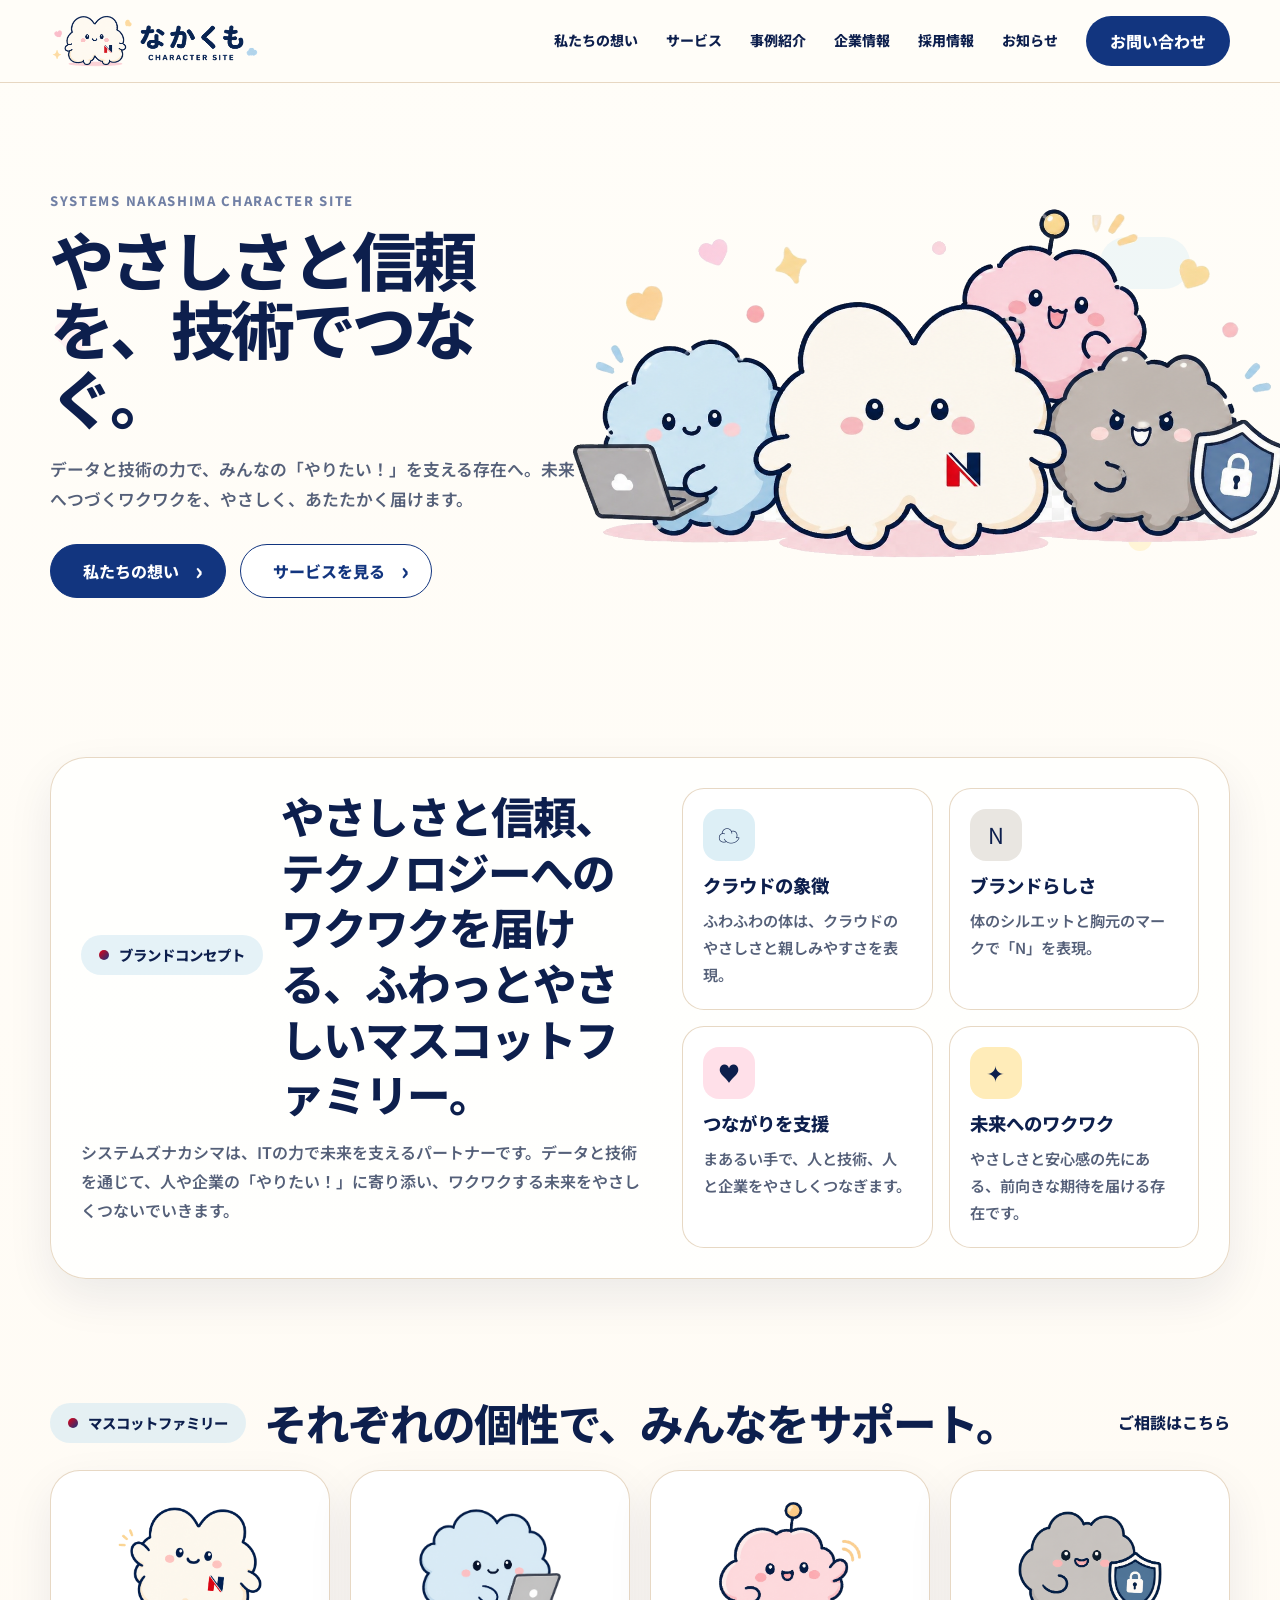
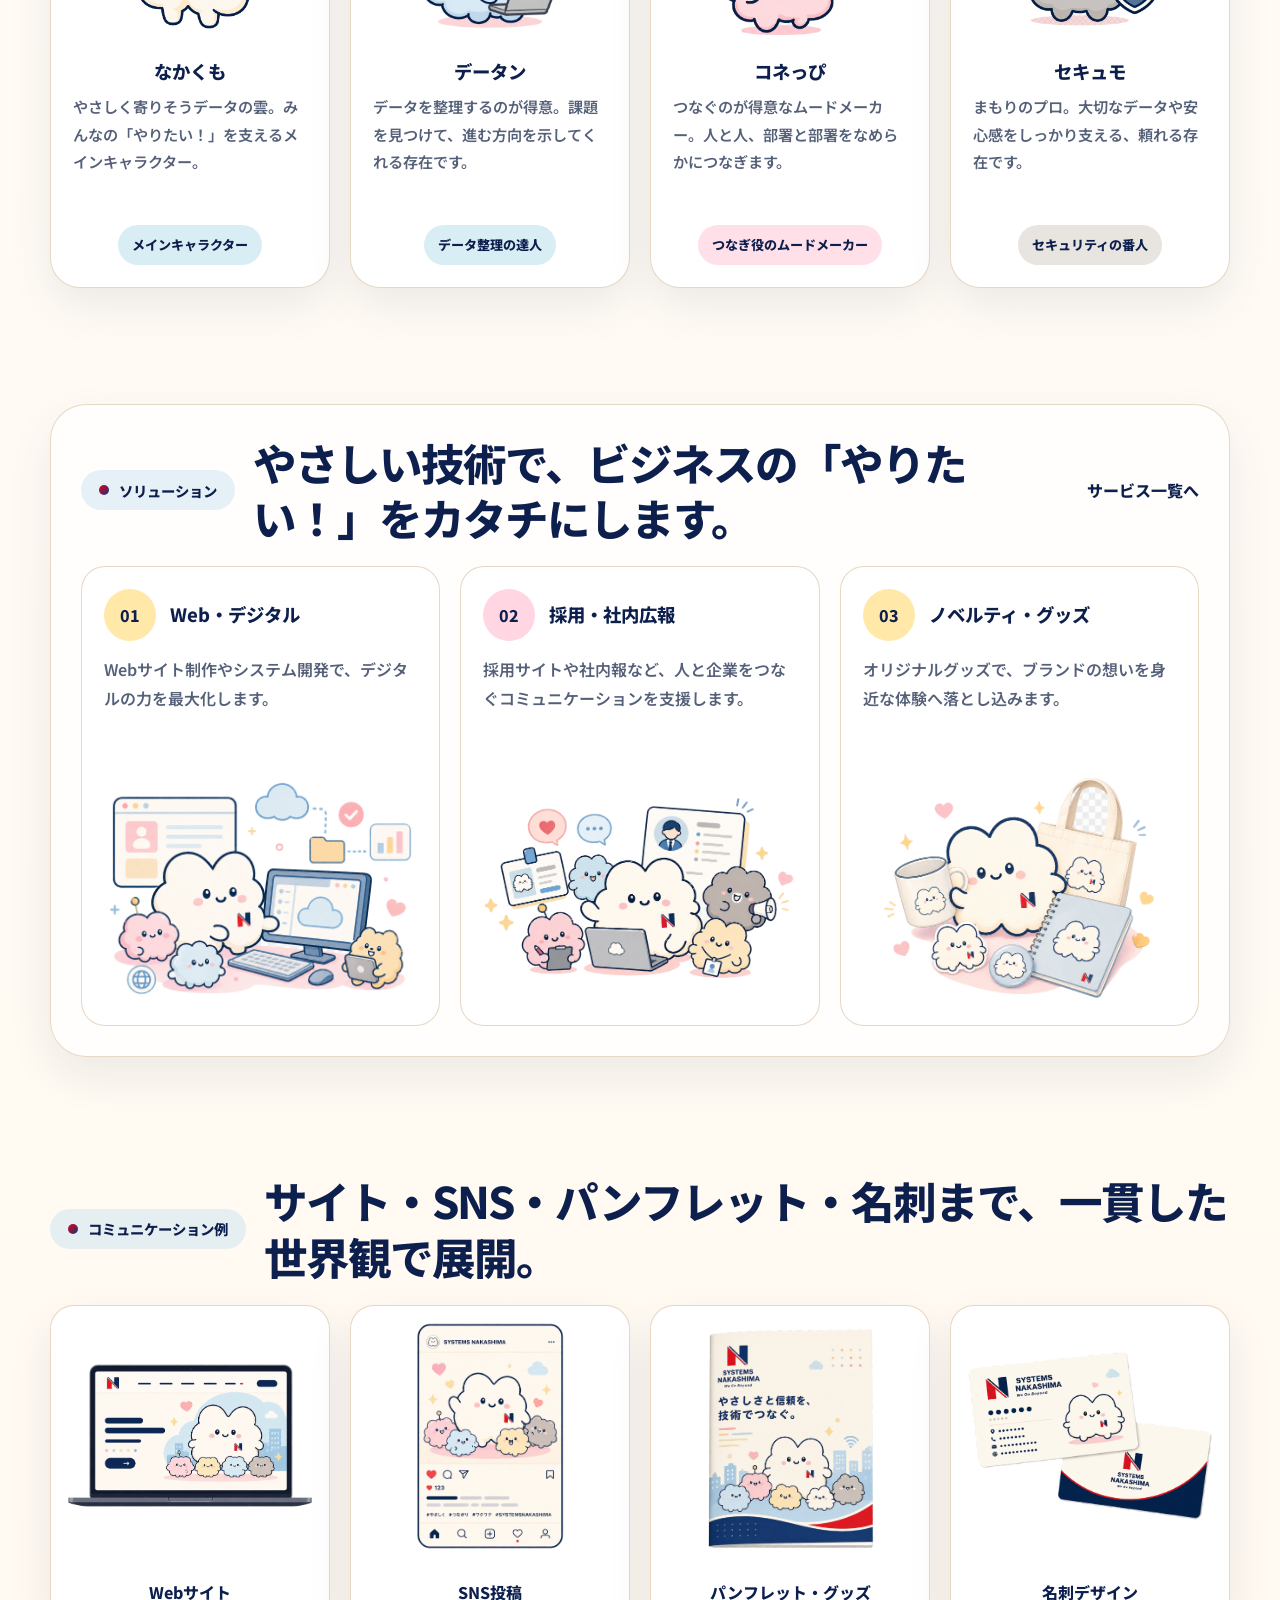
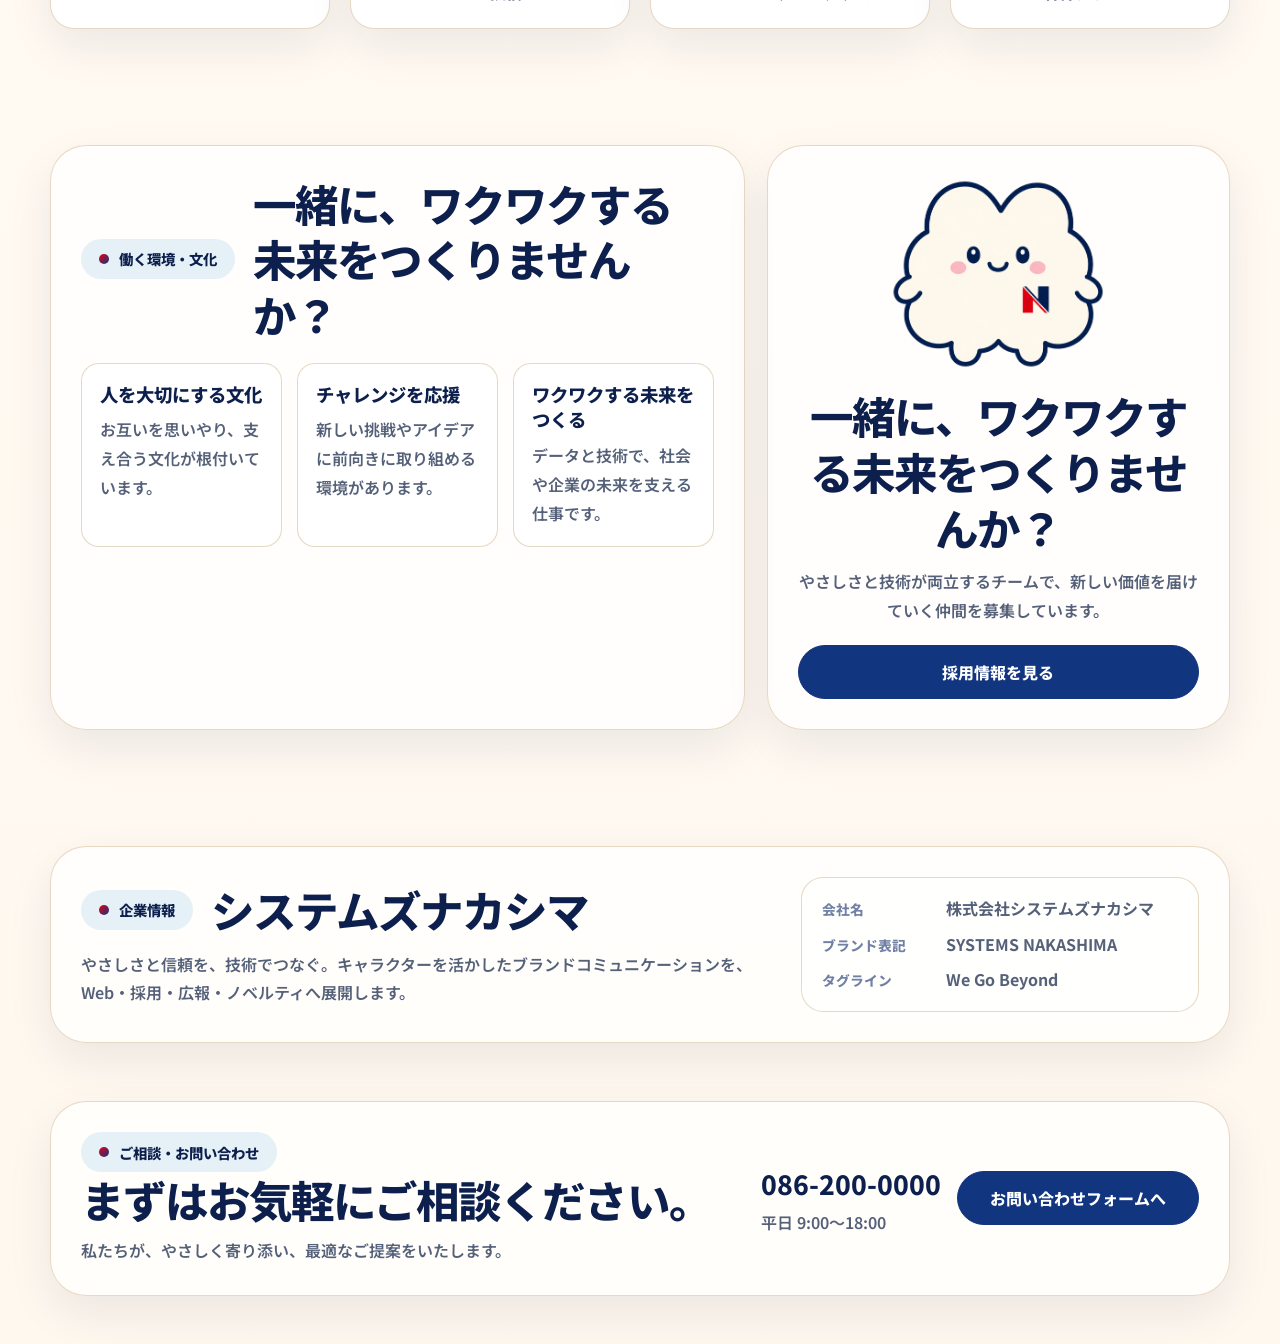
<file: index.html>
<!DOCTYPE html>
<html lang="ja">
<head>
  <meta charset="UTF-8" />
  <meta name="viewport" content="width=device-width, initial-scale=1.0" />
  <title>なかくも｜システムズナカシマ キャラクターサイト</title>
  <meta name="description" content="システムズナカシマのキャラクターサイト。やさしさと信頼を、技術でつなぐマスコットファミリー「なかくも」たちの世界観を紹介します。">
  <link rel="canonical" href="https://nakakumo.vercel.app/">

  <meta property="og:type" content="website">
  <meta property="og:site_name" content="なかくも CHARACTER SITE">
  <meta property="og:title" content="なかくも｜システムズナカシマ キャラクターサイト">
  <meta property="og:description" content="やさしさと信頼を、技術でつなぐ。システムズナカシマのマスコットファミリー「なかくも」たちのキャラクターサイト。">
  <meta property="og:url" content="https://nakakumo.vercel.app/">
  <meta property="og:image" content="https://nakakumo.vercel.app/ogp.png">
  <meta property="og:image:secure_url" content="https://nakakumo.vercel.app/ogp.png">
  <meta property="og:image:width" content="1200">
  <meta property="og:image:height" content="630">
  <meta property="og:image:type" content="image/png">

  <meta name="twitter:card" content="summary_large_image">
  <meta name="twitter:title" content="なかくも｜システムズナカシマ キャラクターサイト">
  <meta name="twitter:description" content="やさしさと信頼を、技術でつなぐ。システムズナカシマのマスコットファミリー「なかくも」たちのキャラクターサイト。">
  <meta name="twitter:image" content="https://nakakumo.vercel.app/ogp.png">

  <link rel="preconnect" href="https://fonts.googleapis.com">
  <link rel="preconnect" href="https://fonts.gstatic.com" crossorigin>
  <link href="https://fonts.googleapis.com/css2?family=Noto+Sans+JP:wght@400;500;700;800&display=swap" rel="stylesheet">
  <link rel="stylesheet" href="styles.css" />
</head>
<body>
  <div class="site-bg"></div>

  <header class="site-header">
    <div class="container header-inner">
      <a href="#top" class="brand brand-mascot">
        <img src="logo.png" alt="なかくも CHARACTER SITE" />
      </a>

      <button class="menu-toggle" id="menuToggle" aria-label="メニューを開く" aria-expanded="false">☰</button>

      <nav class="global-nav" id="globalNav">
        <a href="#about">私たちの想い</a>
        <a href="#services">サービス</a>
        <a href="#examples">事例紹介</a>
        <a href="#company">企業情報</a>
        <a href="#recruit">採用情報</a>
        <a href="#news">お知らせ</a>
      </nav>

      <a class="header-cta" href="#contact">お問い合わせ</a>
    </div>
  </header>

  <main id="top">
    <section class="hero section hero-integrated">
      <div class="container hero-grid">
        <div class="hero-copy">
          <p class="eyebrow">SYSTEMS NAKASHIMA CHARACTER SITE</p>
          <h1>やさしさと信頼を、技術でつなぐ。</h1>
          <p class="lead">データと技術の力で、みんなの「やりたい！」を支える存在へ。未来へつづくワクワクを、やさしく、あたたかく届けます。</p>
          <div class="hero-actions">
            <a class="btn btn-primary" href="#about">私たちの想い</a>
            <a class="btn btn-secondary" href="#services">サービスを見る</a>
          </div>
        </div>
        <div class="hero-visual">
          <img src="hero_family.png" alt="システムズナカシマのマスコットファミリー" />
        </div>
      </div>
      <div class="hero-deco deco-heart"></div>
      <div class="hero-deco deco-cloud"></div>
      <div class="hero-deco deco-dot"></div>
    </section>

    <section class="section" id="about">
      <div class="container card concept-card">
        <div class="concept-grid">
          <div class="concept-copy">
            <div class="section-title-row">
              <div class="section-label">ブランドコンセプト</div>
              <h2>やさしさと信頼、テクノロジーへのワクワクを届ける、ふわっとやさしいマスコットファミリー。</h2>
            </div>
            <p>システムズナカシマは、ITの力で未来を支えるパートナーです。データと技術を通じて、人や企業の「やりたい！」に寄り添い、ワクワクする未来をやさしくつないでいきます。</p>
          </div>
          <div class="concept-points">
            <article>
              <span class="icon icon-cloud">☁</span>
              <h3>クラウドの象徴</h3>
              <p>ふわふわの体は、クラウドのやさしさと親しみやすさを表現。</p>
            </article>
            <article>
              <span class="icon icon-n">N</span>
              <h3>ブランドらしさ</h3>
              <p>体のシルエットと胸元のマークで「N」を表現。</p>
            </article>
            <article>
              <span class="icon icon-heart">♥</span>
              <h3>つながりを支援</h3>
              <p>まあるい手で、人と技術、人と企業をやさしくつなぎます。</p>
            </article>
            <article>
              <span class="icon icon-star">✦</span>
              <h3>未来へのワクワク</h3>
              <p>やさしさと安心感の先にある、前向きな期待を届ける存在です。</p>
            </article>
          </div>
        </div>
      </div>
    </section>

    <section class="section" id="examples">
      <div class="container">
        <div class="section-head">
          <div class="section-title-row">
            <div class="section-label">マスコットファミリー</div>
            <h2>それぞれの個性で、みんなをサポート。</h2>
          </div>
          <a href="#contact" class="text-link">ご相談はこちら</a>
        </div>

        <div class="family-grid">
          <article class="family-card">
            <img src="mascot_nakakumo.png" alt="なかくも" />
            <h3>なかくも</h3>
            <p>やさしく寄りそうデータの雲。みんなの「やりたい！」を支えるメインキャラクター。</p>
            <span class="pill pill-blue">メインキャラクター</span>
          </article>
          <article class="family-card">
            <img src="mascot_datan.png" alt="データン" />
            <h3>データン</h3>
            <p>データを整理するのが得意。課題を見つけて、進む方向を示してくれる存在です。</p>
            <span class="pill pill-light">データ整理の達人</span>
          </article>
          <article class="family-card">
            <img src="mascot_conepy.png" alt="コネっぴ" />
            <h3>コネっぴ</h3>
            <p>つなぐのが得意なムードメーカー。人と人、部署と部署をなめらかにつなぎます。</p>
            <span class="pill pill-pink">つなぎ役のムードメーカー</span>
          </article>
          <article class="family-card">
            <img src="mascot_sekumo.png" alt="セキュモ" />
            <h3>セキュモ</h3>
            <p>まもりのプロ。大切なデータや安心感をしっかり支える、頼れる存在です。</p>
            <span class="pill pill-gray">セキュリティの番人</span>
          </article>
        </div>
      </div>
    </section>

    <section class="section" id="services">
      <div class="container services-wrap card">
        <div class="section-head services-head">
          <div class="section-title-row">
            <div class="section-label">ソリューション</div>
            <h2>やさしい技術で、ビジネスの「やりたい！」をカタチにします。</h2>
          </div>
          <a href="#contact" class="text-link">サービス一覧へ</a>
        </div>

        <div class="services-grid">
          <article class="service-card">
            <div class="service-card-head">
              <div class="service-no">01</div>
              <h3>Web・デジタル</h3>
            </div>
            <div class="service-copy">
              <p>Webサイト制作やシステム開発で、デジタルの力を最大化します。</p>
            </div>
            <img src="solution_web.png" alt="Web・デジタルのイメージ" />
          </article>

          <article class="service-card">
            <div class="service-card-head">
              <div class="service-no service-no-pink">02</div>
              <h3>採用・社内広報</h3>
            </div>
            <div class="service-copy">
              <p>採用サイトや社内報など、人と企業をつなぐコミュニケーションを支援します。</p>
            </div>
            <img src="solution_recruit.png" alt="採用・社内広報のイメージ" />
          </article>

          <article class="service-card">
            <div class="service-card-head">
              <div class="service-no service-no-yellow">03</div>
              <h3>ノベルティ・グッズ</h3>
            </div>
            <div class="service-copy">
              <p>オリジナルグッズで、ブランドの想いを身近な体験へ落とし込みます。</p>
            </div>
            <img src="solution_goods.png" alt="ノベルティ・グッズのイメージ" />
          </article>
        </div>
      </div>
    </section>

    <section class="section showcase-section">
      <div class="container">
        <div class="section-head">
          <div class="section-title-row">
            <div class="section-label">コミュニケーション例</div>
            <h2>サイト・SNS・パンフレット・名刺まで、一貫した世界観で展開。</h2>
          </div>
        </div>
        <div class="showcase-grid">
          <figure class="showcase-card">
            <img src="usage_web.png" alt="Webサイトの活用例" />
            <figcaption>Webサイト</figcaption>
          </figure>
          <figure class="showcase-card">
            <img src="usage_sns.png" alt="SNS投稿の活用例" />
            <figcaption>SNS投稿</figcaption>
          </figure>
          <figure class="showcase-card">
            <img src="usage_goods.png" alt="パンフレットやグッズの活用例" />
            <figcaption>パンフレット・グッズ</figcaption>
          </figure>
          <figure class="showcase-card">
            <img src="usage_card.png" alt="名刺デザインの活用例" />
            <figcaption>名刺デザイン</figcaption>
          </figure>
        </div>
      </div>
    </section>

    <section class="section culture-section" id="recruit">
      <div class="container culture-grid">
        <div class="culture-main card">
          <div class="section-title-row culture-title-row">
            <div class="section-label">働く環境・文化</div>
            <h2>一緒に、ワクワクする未来をつくりませんか？</h2>
          </div>
          <div class="culture-points">
            <article>
              <h3>人を大切にする文化</h3>
              <p>お互いを思いやり、支え合う文化が根付いています。</p>
            </article>
            <article>
              <h3>チャレンジを応援</h3>
              <p>新しい挑戦やアイデアに前向きに取り組める環境があります。</p>
            </article>
            <article>
              <h3>ワクワクする未来をつくる</h3>
              <p>データと技術で、社会や企業の未来を支える仕事です。</p>
            </article>
          </div>
        </div>

        <aside class="recruit-card card">
          <img src="main_mascot.png" alt="システムズナカシマのメインマスコット" />
          <h2>一緒に、ワクワクする未来をつくりませんか？</h2>
          <p>やさしさと技術が両立するチームで、新しい価値を届けていく仲間を募集しています。</p>
          <a class="btn btn-primary btn-block" href="#contact">採用情報を見る</a>
        </aside>
      </div>
    </section>

    <section class="section" id="company">
      <div class="container info-banner card">
        <div class="company-main">
          <div class="section-title-row company-title-row">
            <div class="section-label">企業情報</div>
            <h2>システムズナカシマ</h2>
          </div>
          <p>やさしさと信頼を、技術でつなぐ。キャラクターを活かしたブランドコミュニケーションを、Web・採用・広報・ノベルティへ展開します。</p>
        </div>
        <dl class="company-meta">
          <div>
            <dt>会社名</dt>
            <dd>株式会社システムズナカシマ</dd>
          </div>
          <div>
            <dt>ブランド表記</dt>
            <dd>SYSTEMS NAKASHIMA</dd>
          </div>
          <div>
            <dt>タグライン</dt>
            <dd>We Go Beyond</dd>
          </div>
        </dl>
      </div>
    </section>
  </main>

  <footer class="site-footer" id="contact">
    <div class="container footer-card card">
      <div class="footer-copy">
        <div class="section-label">ご相談・お問い合わせ</div>
        <h2>まずはお気軽にご相談ください。</h2>
        <p>私たちが、やさしく寄り添い、最適なご提案をいたします。</p>
      </div>
      <div class="footer-actions">
        <div class="footer-contact-meta">
          <a class="phone-link" href="tel:0862000000">086-200-0000</a>
          <span class="time">平日 9:00〜18:00</span>
        </div>
        <a class="btn btn-primary footer-form-btn" href="mailto:info@example.jp">お問い合わせフォームへ</a>
      </div>
    </div>
  </footer>

  <script>
    const button = document.getElementById('menuToggle');
    const nav = document.getElementById('globalNav');

    if (button && nav) {
      button.addEventListener('click', () => {
        const isOpen = nav.classList.toggle('is-open');
        button.setAttribute('aria-expanded', String(isOpen));
      });
    }
  </script>
</body>
</html>
</file>
<file: styles.css>
* {
  box-sizing: border-box;
}

:root {
  --cream: #fffaf0;
  --cream-2: #fffdf8;
  --navy: #0d1f4d;
  --sub: #556079;
  --blue: #cfe8f2;
  --yellow: #ffe8a8;
  --pink: #ffd6e2;
  --gray: #d8d1c9;
  --red: #e60012;
  --line: rgba(222, 202, 174, 0.72);
  --shadow: 0 18px 46px rgba(13, 31, 77, 0.08);
  --radius-lg: 30px;
  --radius-xl: 36px;
}

html {
  scroll-behavior: smooth;
  background: var(--cream);
}

body {
  margin: 0;
  font-family: "Noto Sans JP", system-ui, -apple-system, BlinkMacSystemFont, sans-serif;
  color: var(--navy);
  background: linear-gradient(180deg, var(--cream-2) 0%, #fff8ef 100%);
  line-height: 1.8;
}

a {
  color: inherit;
  text-decoration: none;
}

img {
  display: block;
  max-width: 100%;
}

#about,
#services,
#examples,
#company,
#recruit,
#news,
#contact {
  scroll-margin-top: 120px;
}

.site-bg {
  position: fixed;
  inset: 0;
  pointer-events: none;
  background:
    radial-gradient(circle at 8% 30%, rgba(255,214,226,.32), transparent 12%),
    radial-gradient(circle at 90% 18%, rgba(207,232,242,.42), transparent 16%),
    radial-gradient(circle at 86% 74%, rgba(255,232,168,.28), transparent 14%);
  z-index: -1;
}

.container {
  width: min(1180px, calc(100% - 40px));
  margin: 0 auto;
}

.site-header {
  position: sticky;
  top: 0;
  z-index: 20;
  background: rgba(255, 253, 248, .9);
  backdrop-filter: blur(18px);
  border-bottom: 1px solid var(--line);
}

.header-inner {
  min-height: 82px;
  display: grid;
  grid-template-columns: auto minmax(0, 1fr) auto;
  align-items: center;
  gap: 28px;
}

.brand-mascot img {
  width: 210px;
  max-height: 58px;
  height: auto;
  object-fit: contain;
}

.global-nav {
  display: flex;
  align-items: center;
  justify-content: flex-end;
  gap: 28px;
  font-size: 14px;
  font-weight: 800;
}

.global-nav a {
  white-space: nowrap;
}

.header-cta {
  display: inline-flex;
  align-items: center;
  justify-content: center;
  min-height: 50px;
  padding: 0 24px;
  border-radius: 999px;
  background: #12357f;
  color: #fff;
  font-weight: 800;
  white-space: nowrap;
}

.menu-toggle {
  display: none;
  align-items: center;
  justify-content: center;
  border: 0;
  width: 66px;
  height: 66px;
  border-radius: 999px;
  background: #12357f;
  color: #fff;
  font-size: 30px;
  line-height: 1;
  cursor: pointer;
}

.section {
  padding: 58px 0;
}

.card {
  border: 1px solid var(--line);
  border-radius: var(--radius-xl);
  background: rgba(255,255,255,.76);
  box-shadow: var(--shadow);
}

.eyebrow {
  margin: 0 0 14px;
  font-size: 13px;
  font-weight: 800;
  line-height: 1.4;
  letter-spacing: .13em;
  color: #7180a5;
}

h1,
h2,
h3,
p {
  margin: 0;
}

h1 {
  font-size: clamp(3.35rem, 5vw, 5.1rem);
  line-height: 1.08;
  letter-spacing: -0.055em;
  font-weight: 800;
}

h2 {
  font-size: clamp(2rem, 3.4vw, 3.25rem);
  line-height: 1.28;
  letter-spacing: -0.045em;
  font-weight: 800;
}

h3 {
  font-size: 1.15rem;
  line-height: 1.4;
  font-weight: 800;
}

.lead {
  margin-top: 22px;
  max-width: 590px;
  color: var(--sub);
  font-size: 1.05rem;
  font-weight: 600;
}

.btn {
  display: inline-flex;
  align-items: center;
  justify-content: center;
  min-height: 54px;
  padding: 0 32px;
  border-radius: 999px;
  border: 1px solid #12357f;
  font-weight: 800;
  white-space: nowrap;
}

.btn-primary {
  background: #12357f;
  color: #fff;
}

.btn-secondary {
  background: #fff;
  color: #12357f;
}

.hero-integrated {
  position: relative;
  overflow: hidden;
  padding-top: 62px;
  padding-bottom: 54px;
}

.hero-grid {
  position: relative;
  display: grid;
  grid-template-columns: minmax(430px, .92fr) minmax(560px, 1.08fr);
  align-items: center;
  gap: 20px;
}

.hero-copy {
  position: relative;
  z-index: 2;
  padding: 10px 0;
}

.hero-actions {
  display: flex;
  flex-wrap: wrap;
  gap: 14px;
  margin-top: 30px;
}

.hero-actions .btn {
  position: relative;
  padding-right: 46px;
}

.hero-actions .btn::after {
  content: "›";
  position: absolute;
  right: 22px;
  top: 50%;
  transform: translateY(-54%);
  font-size: 1.5em;
  line-height: 1;
}

.hero-visual {
  position: relative;
  z-index: 1;
  margin-left: -86px;
  transform: translateX(28px);
  padding: 0;
  border: 0;
  background: transparent;
  box-shadow: none;
  border-radius: 0;
  overflow: visible;
}

.hero-visual::before {
  display: none;
}

.hero-visual img {
  width: 118%;
  max-width: none;
  max-height: 500px;
  object-fit: contain;
  object-position: center;
  border: 0;
  background: transparent;
  box-shadow: none;
}

.hero-deco {
  position: absolute;
  border-radius: 999px;
  pointer-events: none;
  opacity: .55;
}

.deco-heart {
  width: 46px;
  height: 46px;
  left: 4%;
  top: 38%;
  background: rgba(255, 214, 226, .6);
  clip-path: polygon(50% 88%, 10% 45%, 8% 20%, 28% 6%, 50% 23%, 72% 6%, 92% 20%, 90% 45%);
}

.deco-cloud {
  width: 90px;
  height: 52px;
  right: 7%;
  top: 25%;
  background: rgba(207, 232, 242, .58);
}

.deco-dot {
  width: 24px;
  height: 24px;
  right: 10%;
  bottom: 24%;
  background: rgba(255, 232, 168, .75);
}

.section-label {
  display: inline-flex;
  align-items: center;
  gap: 10px;
  width: fit-content;
  min-height: 40px;
  padding: 8px 18px;
  border-radius: 999px;
  background: rgba(207,232,242,.55);
  color: var(--navy);
  font-size: .9rem;
  font-weight: 800;
  line-height: 1.35;
}

.section-label::before {
  content: "";
  width: 10px;
  height: 10px;
  border-radius: 999px;
  background: linear-gradient(135deg, #e60012, #12357f);
  flex: 0 0 auto;
}

.section-head {
  display: flex;
  align-items: center;
  justify-content: space-between;
  gap: 22px;
  margin-bottom: 20px;
}

.section-title-row {
  display: flex;
  align-items: center;
  gap: 18px;
  min-width: 0;
}

.section-title-row .section-label {
  flex: 0 0 auto;
}

.section-title-row h2 {
  min-width: 0;
}

.text-link {
  color: var(--navy);
  font-weight: 800;
  white-space: nowrap;
}

.concept-card {
  padding: 30px;
}

.concept-grid {
  display: grid;
  grid-template-columns: minmax(0, 1.05fr) minmax(360px, .95fr);
  gap: 30px;
  align-items: start;
}

.concept-copy p {
  margin-top: 16px;
  color: var(--sub);
  font-weight: 600;
}

.concept-points {
  display: grid;
  grid-template-columns: repeat(2, 1fr);
  gap: 16px;
}

.concept-points article {
  padding: 20px;
  border-radius: 22px;
  border: 1px solid var(--line);
  background: #fff;
}

.concept-points p {
  margin-top: 8px;
  color: var(--sub);
  font-size: .95rem;
  font-weight: 600;
}

.icon {
  display: inline-flex;
  align-items: center;
  justify-content: center;
  width: 52px;
  height: 52px;
  margin-bottom: 12px;
  border-radius: 16px;
  font-size: 22px;
}

.icon-cloud { background: rgba(207, 232, 242, .7); }
.icon-n { background: rgba(216, 209, 201, .55); }
.icon-heart { background: rgba(255, 214, 226, .75); }
.icon-star { background: rgba(255, 232, 168, .8); }

.family-grid,
.services-grid,
.showcase-grid {
  display: grid;
  gap: 20px;
}

.family-grid {
  grid-template-columns: repeat(4, 1fr);
}

.family-card {
  padding: 22px;
  border: 1px solid var(--line);
  border-radius: var(--radius-lg);
  background: #fff;
  box-shadow: var(--shadow);
  text-align: left;
}

.family-card img {
  width: 150px;
  height: 150px;
  object-fit: contain;
  margin: 0 auto 16px;
}

.family-card h3 {
  text-align: center;
  margin-bottom: 8px;
}

.family-card p {
  min-height: 118px;
  color: var(--sub);
  font-size: .95rem;
  font-weight: 600;
  text-align: left;
}

.pill {
  display: flex;
  width: fit-content;
  align-items: center;
  justify-content: center;
  margin: 14px auto 0;
  padding: 8px 14px;
  border-radius: 999px;
  font-size: .82rem;
  font-weight: 800;
  text-align: center;
}

.pill-blue,
.pill-light { background: rgba(207,232,242,.78); }
.pill-pink { background: rgba(255,214,226,.78); }
.pill-gray { background: rgba(216,209,201,.58); }

.services-wrap {
  padding: 30px;
}

.services-grid {
  grid-template-columns: repeat(3, 1fr);
}

.service-card {
  display: flex;
  flex-direction: column;
  min-height: 460px;
  padding: 22px;
  border: 1px solid var(--line);
  border-radius: 24px;
  background: #fff;
}

.service-card-head {
  display: flex;
  align-items: center;
  gap: 14px;
  margin-bottom: 14px;
}

.service-no {
  display: inline-flex;
  align-items: center;
  justify-content: center;
  width: 52px;
  height: 52px;
  border-radius: 999px;
  background: var(--yellow);
  font-weight: 800;
  flex: 0 0 auto;
}

.service-no-pink { background: var(--pink); }
.service-no-yellow { background: var(--yellow); }

.service-card h3 {
  margin: 0;
  white-space: nowrap;
}

.service-copy p {
  color: var(--sub);
  font-weight: 600;
}

.service-card img {
  margin-top: auto;
  width: 100%;
  height: 230px;
  object-fit: contain;
}

.showcase-grid {
  grid-template-columns: repeat(4, 1fr);
}

.showcase-card {
  margin: 0;
  border: 1px solid var(--line);
  border-radius: 24px;
  background: #fff;
  box-shadow: var(--shadow);
  overflow: hidden;
}

.showcase-card img {
  width: 100%;
  height: 260px;
  object-fit: contain;
  object-position: center;
  padding: 14px;
  margin: 0 auto;
}

.showcase-card figcaption {
  display: flex;
  justify-content: center;
  align-items: center;
  min-height: 62px;
  padding: 12px 16px 20px;
  color: var(--navy);
  font-weight: 800;
  text-align: center;
}

.culture-grid {
  display: grid;
  grid-template-columns: 1.2fr .8fr;
  gap: 22px;
}

.culture-main,
.recruit-card,
.info-banner,
.footer-card {
  padding: 30px;
}

.culture-title-row {
  margin-bottom: 20px;
}

.culture-points {
  display: grid;
  grid-template-columns: repeat(3, 1fr);
  gap: 15px;
}

.culture-points article {
  padding: 18px;
  border-radius: 18px;
  border: 1px solid var(--line);
  background: #fff;
}

.culture-points p {
  margin-top: 8px;
  color: var(--sub);
  font-weight: 600;
}

.recruit-card {
  text-align: center;
}

.recruit-card img {
  width: min(220px, 70%);
  margin: 0 auto 16px;
}

.recruit-card p {
  margin: 12px 0 20px;
  color: var(--sub);
  font-weight: 600;
}

.btn-block {
  width: 100%;
}

.info-banner {
  display: grid;
  grid-template-columns: minmax(0, 1fr) minmax(360px, .58fr);
  align-items: center;
  gap: 34px;
}

.company-main p {
  margin-top: 12px;
  color: var(--sub);
  font-weight: 600;
}

.company-meta {
  margin: 0;
  padding: 18px 20px;
  border: 1px solid var(--line);
  border-radius: 22px;
  background: rgba(255, 255, 255, .72);
  display: grid;
  gap: 10px;
}

.company-meta div {
  display: grid;
  grid-template-columns: 112px minmax(0, 1fr);
  gap: 12px;
  align-items: baseline;
}

.company-meta dt {
  color: #7180a5;
  font-weight: 800;
  font-size: .86rem;
  white-space: nowrap;
}

.company-meta dd {
  margin: 0;
  color: var(--sub);
  font-weight: 700;
  line-height: 1.55;
}

.site-footer {
  padding: 0 0 48px;
}

.footer-card {
  display: flex;
  align-items: center;
  justify-content: space-between;
  gap: 24px;
}

.footer-copy p {
  margin-top: 8px;
  color: var(--sub);
  font-weight: 600;
}

.footer-actions {
  display: flex;
  align-items: center;
  justify-content: flex-end;
  gap: 16px;
  flex-wrap: wrap;
}

.phone-link {
  display: block;
  color: var(--navy);
  font-size: 1.65rem;
  font-weight: 800;
}

.time {
  display: block;
  color: var(--sub);
  font-weight: 600;
}

@media (max-width: 1180px) {
  .global-nav {
    gap: 18px;
    font-size: 13px;
  }

  .brand-mascot img {
    width: 190px;
  }

  .hero-grid {
    grid-template-columns: minmax(420px, .92fr) minmax(480px, 1.08fr);
  }

  h1 {
    font-size: clamp(3rem, 5vw, 4.2rem);
  }
}

@media (max-width: 1080px) {
  .concept-grid,
  .culture-grid,
  .info-banner {
    grid-template-columns: 1fr;
  }

  .family-grid,
  .showcase-grid,
  .services-grid,
  .culture-points {
    grid-template-columns: repeat(2, 1fr);
  }

  .hero-grid {
    grid-template-columns: 1fr;
  }

  .hero-visual {
    margin-left: 0;
    transform: none;
  }

  .hero-visual img {
    width: 100%;
    max-width: 720px;
    margin-inline: auto;
  }
}

@media (max-width: 880px) {
  .header-inner {
    grid-template-columns: auto auto;
    justify-content: space-between;
    min-height: 86px;
  }

  .brand-mascot img {
    width: 180px;
    max-height: 52px;
  }

  .menu-toggle {
    display: inline-flex;
  }

  .global-nav {
    position: absolute;
    left: 20px;
    right: 20px;
    top: calc(100% + 10px);
    display: none;
    flex-direction: column;
    align-items: stretch;
    gap: 0;
    padding: 12px;
    border: 1px solid var(--line);
    border-radius: 20px;
    background: #fff;
    box-shadow: var(--shadow);
  }

  .global-nav.is-open {
    display: flex;
  }

  .global-nav a {
    padding: 12px 14px;
  }

  .header-cta {
    display: none;
  }

  .section {
    padding: 42px 0;
  }

  .section-head {
    align-items: flex-start;
    flex-direction: column;
  }

  .section-title-row {
    flex-direction: column;
    align-items: flex-start;
    gap: 12px;
  }

  .hero-integrated {
    padding-top: 44px;
    padding-bottom: 28px;
  }

  .hero-copy {
    padding: 0;
  }

  .hero-actions {
    display: grid;
    grid-template-columns: 1fr;
  }

  .hero-actions .btn {
    width: 100%;
    min-height: 58px;
  }

  .hero-visual {
    margin-inline: auto;
    left: auto;
    right: auto;
    transform: none;
  }

  .hero-visual img {
    width: 100%;
    max-height: 310px;
    margin-inline: auto;
    object-position: center;
  }

  .concept-card,
  .services-wrap,
  .culture-main,
  .recruit-card,
  .info-banner,
  .footer-card {
    padding: 24px;
  }

  .company-meta {
    margin-top: 18px;
  }

  .company-meta div {
    grid-template-columns: 1fr;
    gap: 2px;
  }

  .footer-card {
    flex-direction: column;
    align-items: stretch;
  }

  .footer-actions {
    justify-content: stretch;
  }

  .footer-form-btn {
    width: 100%;
  }
}

@media (max-width: 640px) {
  .container {
    width: min(100% - 32px, 720px);
  }

  h1 {
    font-size: clamp(2.65rem, 11.2vw, 3.6rem);
    line-height: 1.15;
    letter-spacing: -0.055em;
  }

  h2 {
    font-size: clamp(1.85rem, 7.2vw, 2.5rem);
    line-height: 1.36;
  }

  .lead {
    font-size: 1rem;
    line-height: 1.85;
  }

  .family-grid,
  .showcase-grid,
  .services-grid,
  .culture-points,
  .concept-points {
    grid-template-columns: 1fr;
  }

  .family-card,
  .service-card,
  .showcase-card {
    border-radius: 28px;
  }

  .service-card {
    min-height: auto;
    padding: 24px;
  }

  .service-card-head {
    align-items: center;
  }

  .service-card img {
    height: auto;
    max-height: 330px;
    margin-top: 18px;
  }

  .showcase-card img {
    height: auto;
    max-height: 360px;
  }

  .showcase-card figcaption {
    text-align: center;
  }
}


@media (max-width: 640px) {
  .concept-points article {
    display: grid;
    grid-template-columns: 64px minmax(0, 1fr);
    column-gap: 16px;
    align-items: center;
    padding: 22px;
  }

  .concept-points article .icon {
    grid-row: 1 / span 2;
    margin: 0;
  }

  .concept-points article h3 {
    margin: 0;
  }

  .concept-points article p {
    margin-top: 6px;
  }

  .family-card {
    text-align: center;
  }

  .family-card p {
    text-align: left;
    min-height: 0;
    margin-top: 8px;
  }

  .service-card-head {
    align-items: center;
    gap: 14px;
  }

  .service-card h3 {
    white-space: normal;
  }

  .recruit-card {
    text-align: left;
  }

  .recruit-card img {
    margin-inline: auto;
  }

  .recruit-card .btn {
    text-align: center;
  }

  .culture-title-row h2 {
    text-align: left;
  }

  .footer-card,
  .footer-copy,
  .footer-actions,
  .footer-contact-meta {
    text-align: left;
  }
}

@media (max-width: 390px) {
  h1 {
    font-size: clamp(2.45rem, 10.8vw, 3.05rem);
  }

  h2 {
    font-size: clamp(1.7rem, 7vw, 2.2rem);
  }

  .lead {
    font-size: .98rem;
  }
}

/* deploy trigger: targeted cleanup 2026-04-27T06:01:26.221483+00:00 */
</file>
